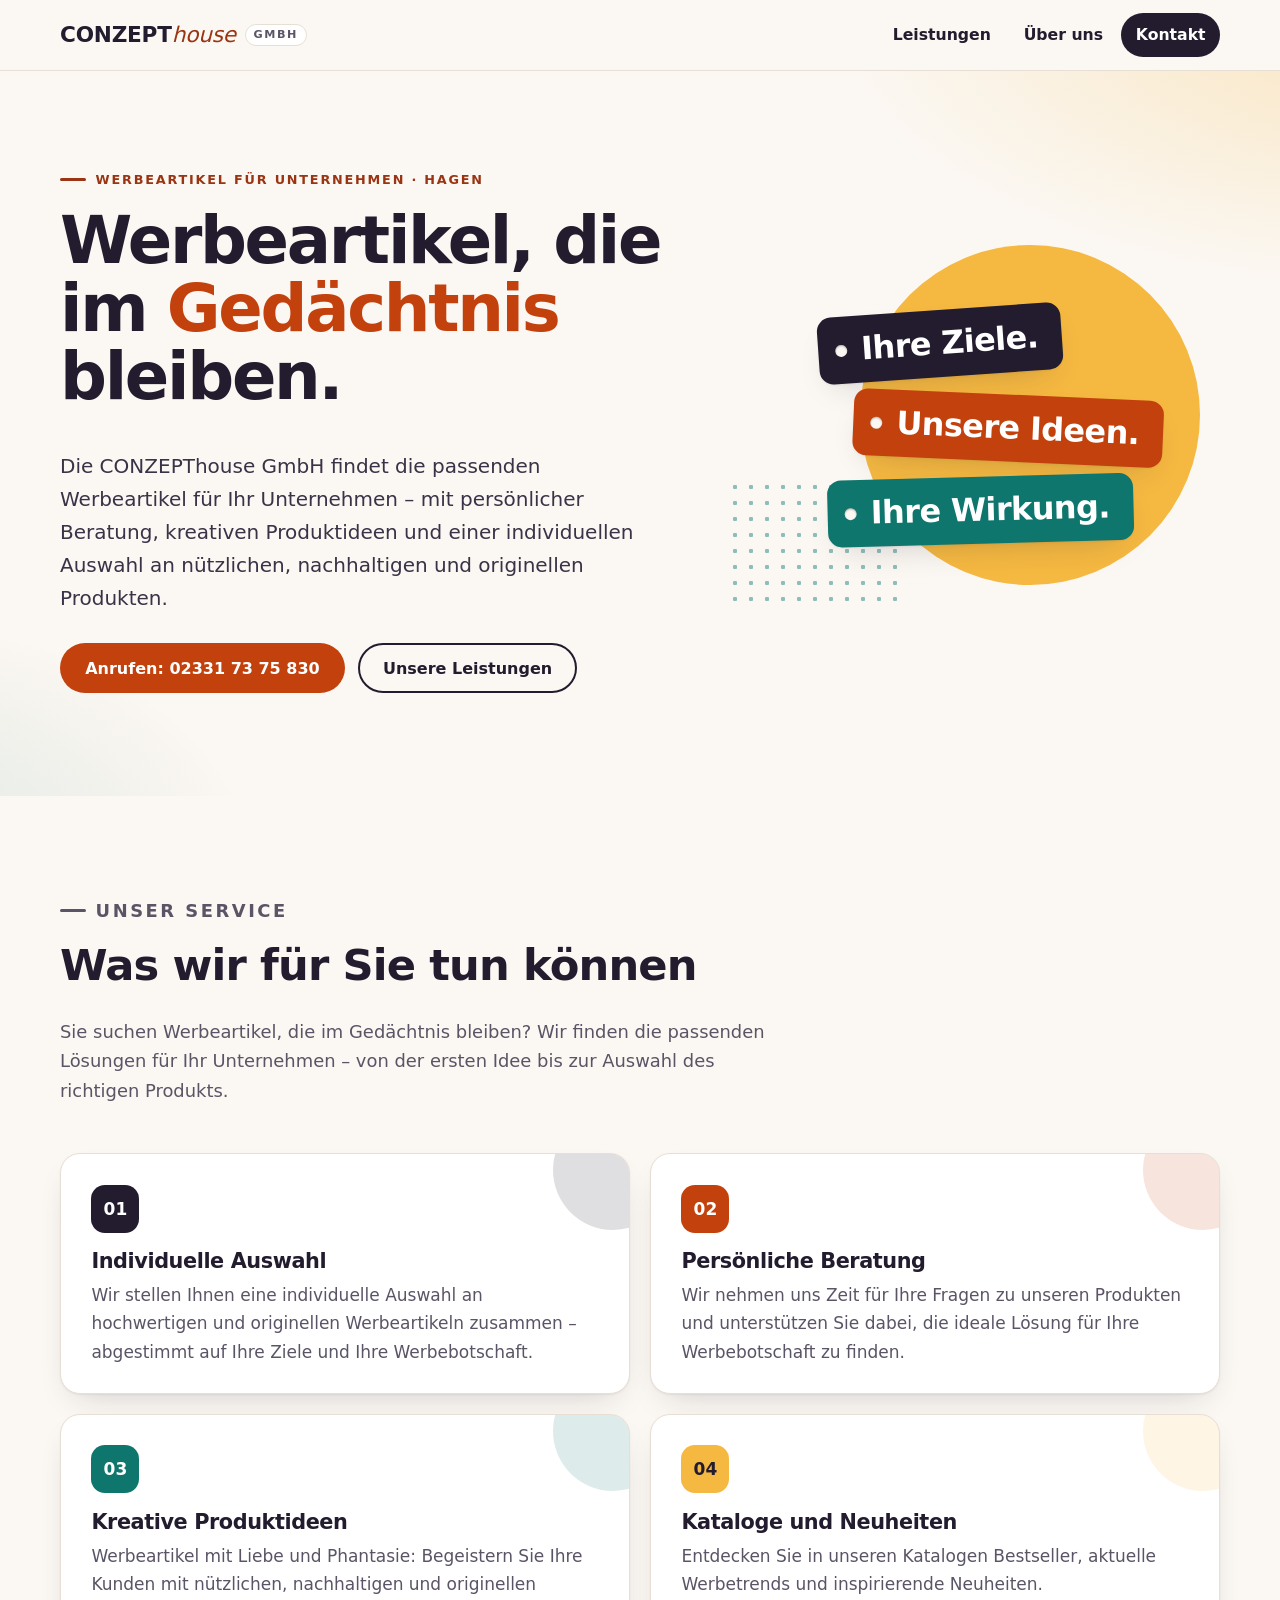
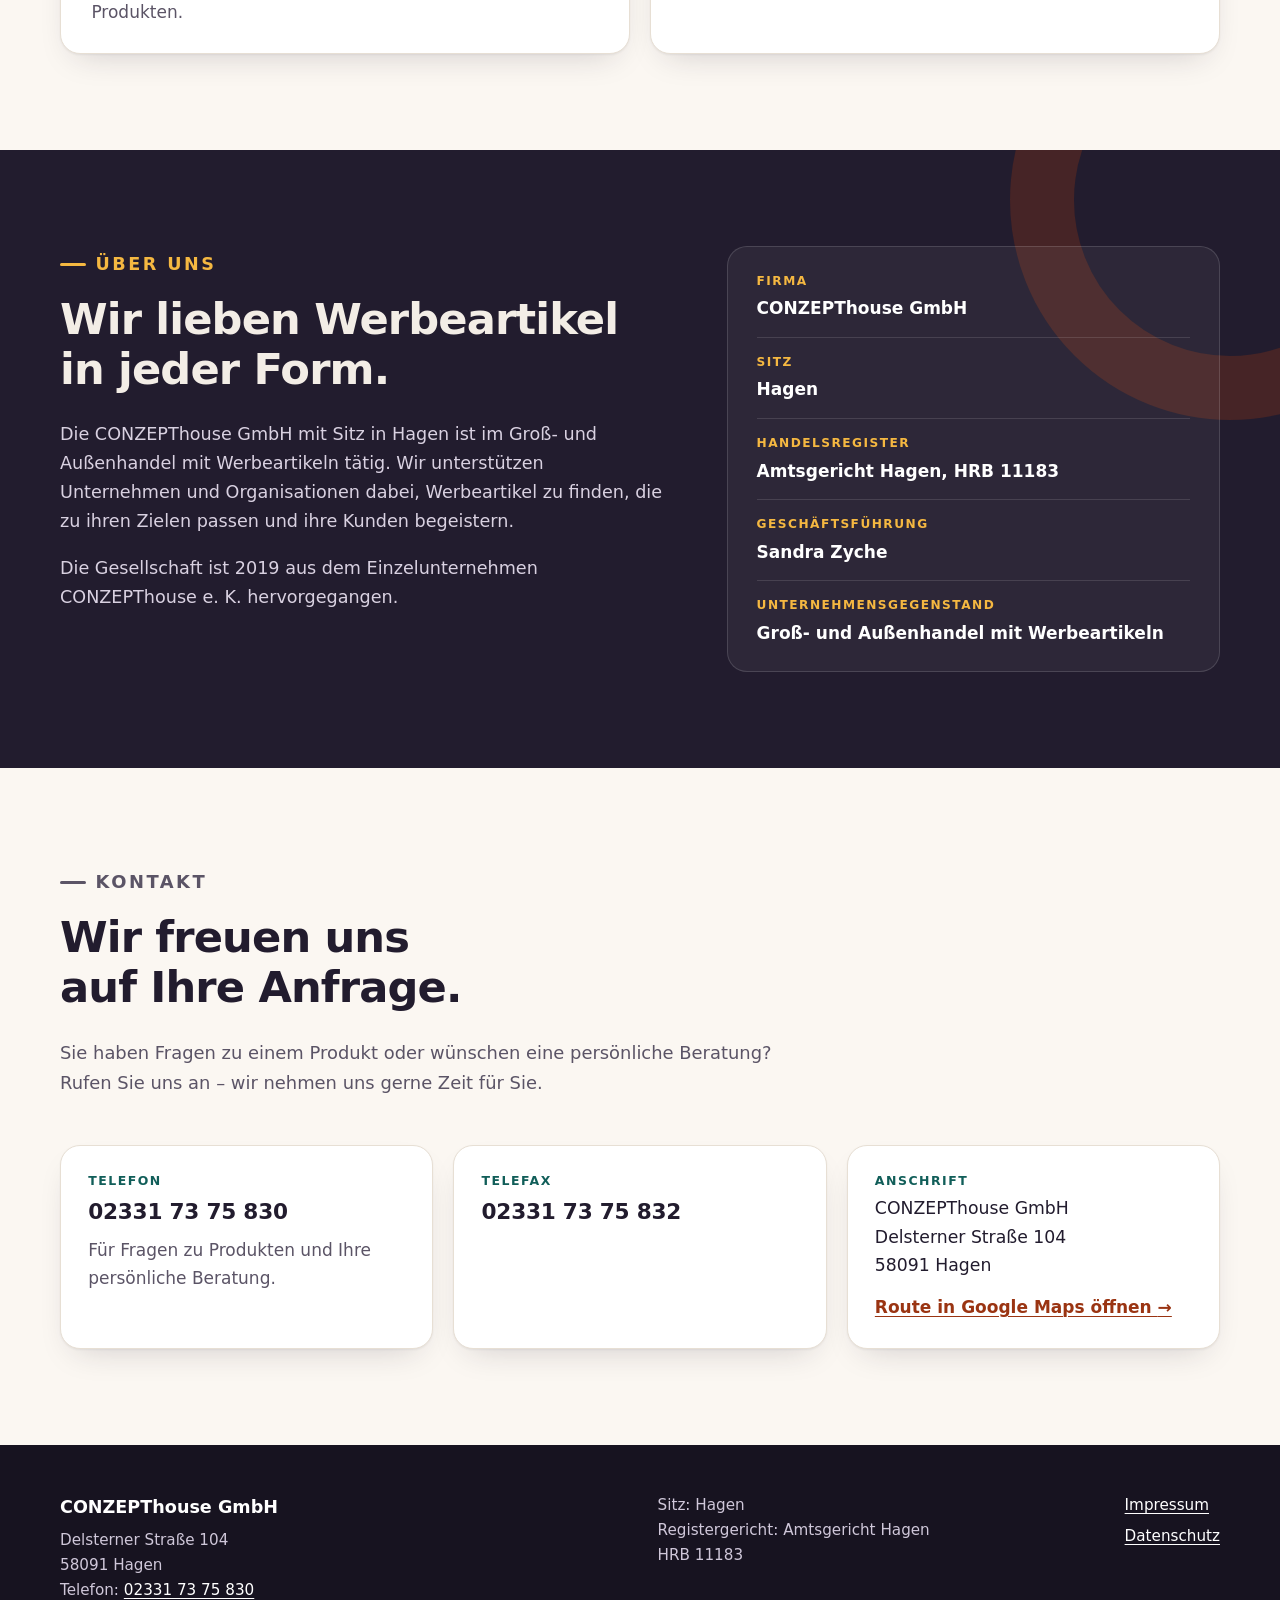
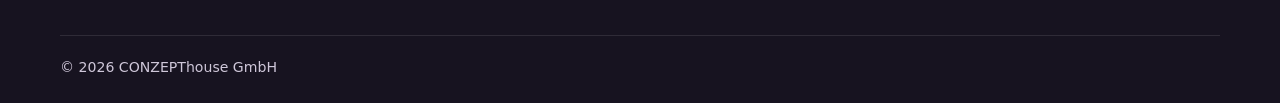
<file: index.html>
<!DOCTYPE html>
<html lang="de-DE">
<head>
  <meta charset="utf-8">
  <meta name="viewport" content="width=device-width, initial-scale=1">
  <title>CONZEPThouse GmbH – Werbeartikel für Unternehmen | Hagen</title>
  <meta name="description" content="CONZEPThouse GmbH aus Hagen: Groß- und Außenhandel mit Werbeartikeln. Persönliche Beratung, kreative Produktideen und eine individuelle Auswahl für Ihr Unternehmen.">
  <link rel="canonical" href="https://conzepthousegmbh.shop/">
  <meta property="og:type" content="website">
  <meta property="og:locale" content="de_DE">
  <meta property="og:site_name" content="CONZEPThouse GmbH">
  <meta property="og:title" content="CONZEPThouse GmbH – Werbeartikel für Unternehmen">
  <meta property="og:description" content="Ihre Ziele. Unsere Ideen. Ihre Wirkung. Werbeartikel, die im Gedächtnis bleiben – mit persönlicher Beratung aus Hagen.">
  <meta property="og:url" content="https://conzepthousegmbh.shop/">
  <meta name="theme-color" content="#fbf7f2">
  <link rel="stylesheet" href="assets/css/style.css">
  <script src="assets/js/main.js"></script>
  <script type="application/ld+json">
  {
    "@context": "https://schema.org",
    "@type": "Organization",
    "@id": "https://conzepthousegmbh.shop/#organization",
    "name": "CONZEPThouse GmbH",
    "legalName": "CONZEPThouse GmbH",
    "url": "https://conzepthousegmbh.shop/",
    "description": "Groß- und Außenhandel mit Werbeartikeln.",
    "slogan": "Ihre Ziele. Unsere Ideen. Ihre Wirkung.",
    "telephone": "+49 2331 7375830",
    "faxNumber": "+49 2331 7375832",
    "vatID": "DE322128632",
    "identifier": {
      "@type": "PropertyValue",
      "propertyID": "Handelsregister",
      "value": "Amtsgericht Hagen, HRB 11183"
    },
    "address": {
      "@type": "PostalAddress",
      "streetAddress": "Delsterner Straße 104",
      "postalCode": "58091",
      "addressLocality": "Hagen",
      "addressRegion": "Nordrhein-Westfalen",
      "addressCountry": "DE"
    }
  }
  </script>
</head>
<body>
  <a class="skip-link" href="#main">Zum Inhalt springen</a>

  <header class="site-header">
    <div class="container header-inner">
      <a class="brand" href="index.html" aria-label="CONZEPThouse GmbH – zur Startseite">
        <span class="brand-name"><span class="brand-strong">CONZEPT</span><span class="brand-soft">house</span></span>
        <span class="brand-form">GmbH</span>
      </a>
      <button class="nav-toggle" type="button" aria-expanded="false" aria-controls="site-nav">
        <span class="nav-toggle-bar" aria-hidden="true"></span>
        <span class="visually-hidden">Menü</span>
      </button>
      <nav id="site-nav" class="site-nav" aria-label="Hauptnavigation">
        <ul>
          <li><a href="#leistungen">Leistungen</a></li>
          <li><a href="#ueber-uns">Über uns</a></li>
          <li class="nav-cta"><a href="#kontakt">Kontakt</a></li>
        </ul>
      </nav>
    </div>
  </header>

  <main id="main">
    <section class="hero" aria-labelledby="hero-title">
      <div class="container hero-grid">
        <div class="hero-copy">
          <p class="eyebrow">Werbeartikel für Unternehmen · Hagen</p>
          <h1 id="hero-title">Werbeartikel, die im <span class="hl">Gedächtnis</span> bleiben.</h1>
          <p class="lead">Die CONZEPThouse GmbH findet die passenden Werbeartikel für Ihr Unternehmen – mit persönlicher Beratung, kreativen Produktideen und einer individuellen Auswahl an nützlichen, nachhaltigen und originellen Produkten.</p>
          <div class="hero-actions">
            <a class="btn btn-primary" href="tel:+4923317375830">Anrufen: 02331 73 75 830</a>
            <a class="btn btn-ghost" href="#leistungen">Unsere Leistungen</a>
          </div>
        </div>
        <div class="hero-visual">
          <p class="tagline">
            <span class="tag tag-1">Ihre Ziele.</span>
            <span class="tag tag-2">Unsere Ideen.</span>
            <span class="tag tag-3">Ihre Wirkung.</span>
          </p>
        </div>
      </div>
    </section>

    <section id="leistungen" class="section" aria-labelledby="leistungen-title">
      <div class="container">
        <div class="section-head">
          <p class="eyebrow">Unser Service</p>
          <h2 id="leistungen-title">Was wir für Sie tun können</h2>
          <p>Sie suchen Werbeartikel, die im Gedächtnis bleiben? Wir finden die passenden Lösungen für Ihr Unternehmen – von der ersten Idee bis zur Auswahl des richtigen Produkts.</p>
        </div>
        <ul class="cards">
          <li class="card">
            <span class="card-num" aria-hidden="true">01</span>
            <h3>Individuelle Auswahl</h3>
            <p>Wir stellen Ihnen eine individuelle Auswahl an hochwertigen und originellen Werbeartikeln zusammen – abgestimmt auf Ihre Ziele und Ihre Werbebotschaft.</p>
          </li>
          <li class="card">
            <span class="card-num" aria-hidden="true">02</span>
            <h3>Persönliche Beratung</h3>
            <p>Wir nehmen uns Zeit für Ihre Fragen zu unseren Produkten und unterstützen Sie dabei, die ideale Lösung für Ihre Werbebotschaft zu finden.</p>
          </li>
          <li class="card">
            <span class="card-num" aria-hidden="true">03</span>
            <h3>Kreative Produktideen</h3>
            <p>Werbeartikel mit Liebe und Phantasie: Begeistern Sie Ihre Kunden mit nützlichen, nachhaltigen und originellen Produkten.</p>
          </li>
          <li class="card">
            <span class="card-num" aria-hidden="true">04</span>
            <h3>Kataloge und Neuheiten</h3>
            <p>Entdecken Sie in unseren Katalogen Bestseller, aktuelle Werbetrends und inspirierende Neuheiten.</p>
          </li>
        </ul>
      </div>
    </section>

    <section id="ueber-uns" class="section section-dark" aria-labelledby="ueber-uns-title">
      <div class="container about-grid">
        <div>
          <p class="eyebrow">Über uns</p>
          <h2 id="ueber-uns-title">Wir lieben Werbeartikel in jeder Form.</h2>
          <p>Die CONZEPThouse GmbH mit Sitz in Hagen ist im Groß- und Außenhandel mit Werbeartikeln tätig. Wir unterstützen Unternehmen und Organisationen dabei, Werbeartikel zu finden, die zu ihren Zielen passen und ihre Kunden begeistern.</p>
          <p>Die Gesellschaft ist 2019 aus dem Einzelunternehmen CONZEPThouse e.&nbsp;K. hervorgegangen.</p>
        </div>
        <dl class="facts">
          <div>
            <dt>Firma</dt>
            <dd>CONZEPThouse GmbH</dd>
          </div>
          <div>
            <dt>Sitz</dt>
            <dd>Hagen</dd>
          </div>
          <div>
            <dt>Handelsregister</dt>
            <dd>Amtsgericht Hagen, HRB 11183</dd>
          </div>
          <div>
            <dt>Geschäftsführung</dt>
            <dd>Sandra Zyche</dd>
          </div>
          <div>
            <dt>Unternehmensgegenstand</dt>
            <dd>Groß- und Außenhandel mit Werbeartikeln</dd>
          </div>
        </dl>
      </div>
    </section>

    <section id="kontakt" class="section" aria-labelledby="kontakt-title">
      <div class="container">
        <div class="section-head">
          <p class="eyebrow">Kontakt</p>
          <h2 id="kontakt-title">Wir freuen uns auf Ihre Anfrage.</h2>
          <p>Sie haben Fragen zu einem Produkt oder wünschen eine persönliche Beratung? Rufen Sie uns an – wir nehmen uns gerne Zeit für Sie.</p>
        </div>
        <div class="contact-grid">
          <div class="contact-card">
            <h3 class="contact-label">Telefon</h3>
            <a class="contact-value" href="tel:+4923317375830">02331 73 75 830</a>
            <p>Für Fragen zu Produkten und Ihre persönliche Beratung.</p>
          </div>
          <div class="contact-card">
            <h3 class="contact-label">Telefax</h3>
            <p class="contact-value">02331 73 75 832</p>
          </div>
          <div class="contact-card">
            <h3 class="contact-label">Anschrift</h3>
            <address>CONZEPThouse GmbH<br>Delsterner Straße 104<br>58091 Hagen</address>
            <a class="text-link" href="https://www.google.com/maps/search/?api=1&amp;query=Delsterner%20Stra%C3%9Fe%20104%2C%2058091%20Hagen">Route in Google Maps öffnen <span aria-hidden="true">→</span></a>
          </div>
        </div>
      </div>
    </section>
  </main>

  <footer class="site-footer">
    <div class="container footer-inner">
      <div>
        <p class="footer-brand">CONZEPThouse GmbH</p>
        <address>Delsterner Straße 104<br>58091 Hagen<br>Telefon: <a href="tel:+4923317375830">02331 73 75 830</a></address>
      </div>
      <p>Sitz: Hagen<br>Registergericht: Amtsgericht Hagen<br>HRB 11183</p>
      <nav aria-label="Rechtliches">
        <ul class="footer-links">
          <li><a href="impressum.html">Impressum</a></li>
          <li><a href="datenschutz.html">Datenschutz</a></li>
        </ul>
      </nav>
    </div>
    <div class="container footer-bottom">
      <p>© 2026 CONZEPThouse GmbH</p>
    </div>
  </footer>
</body>
</html>
</file>
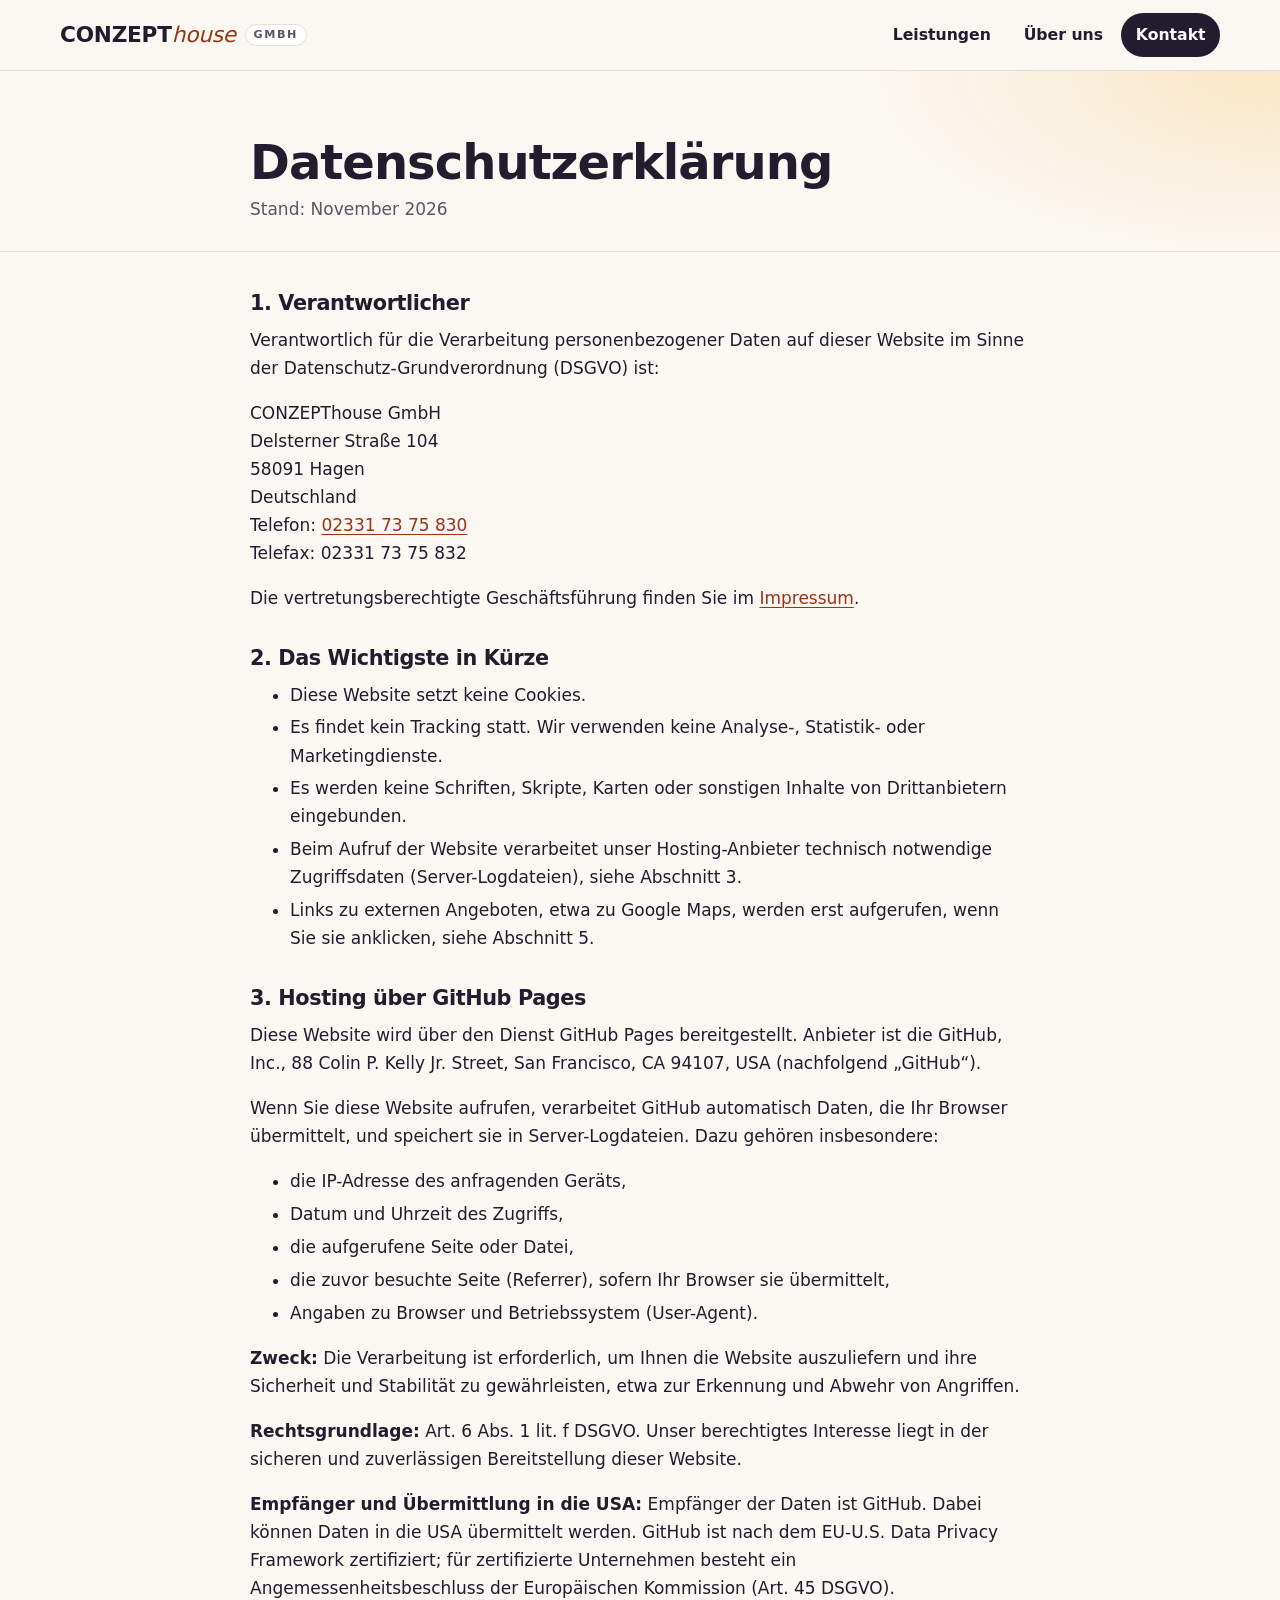
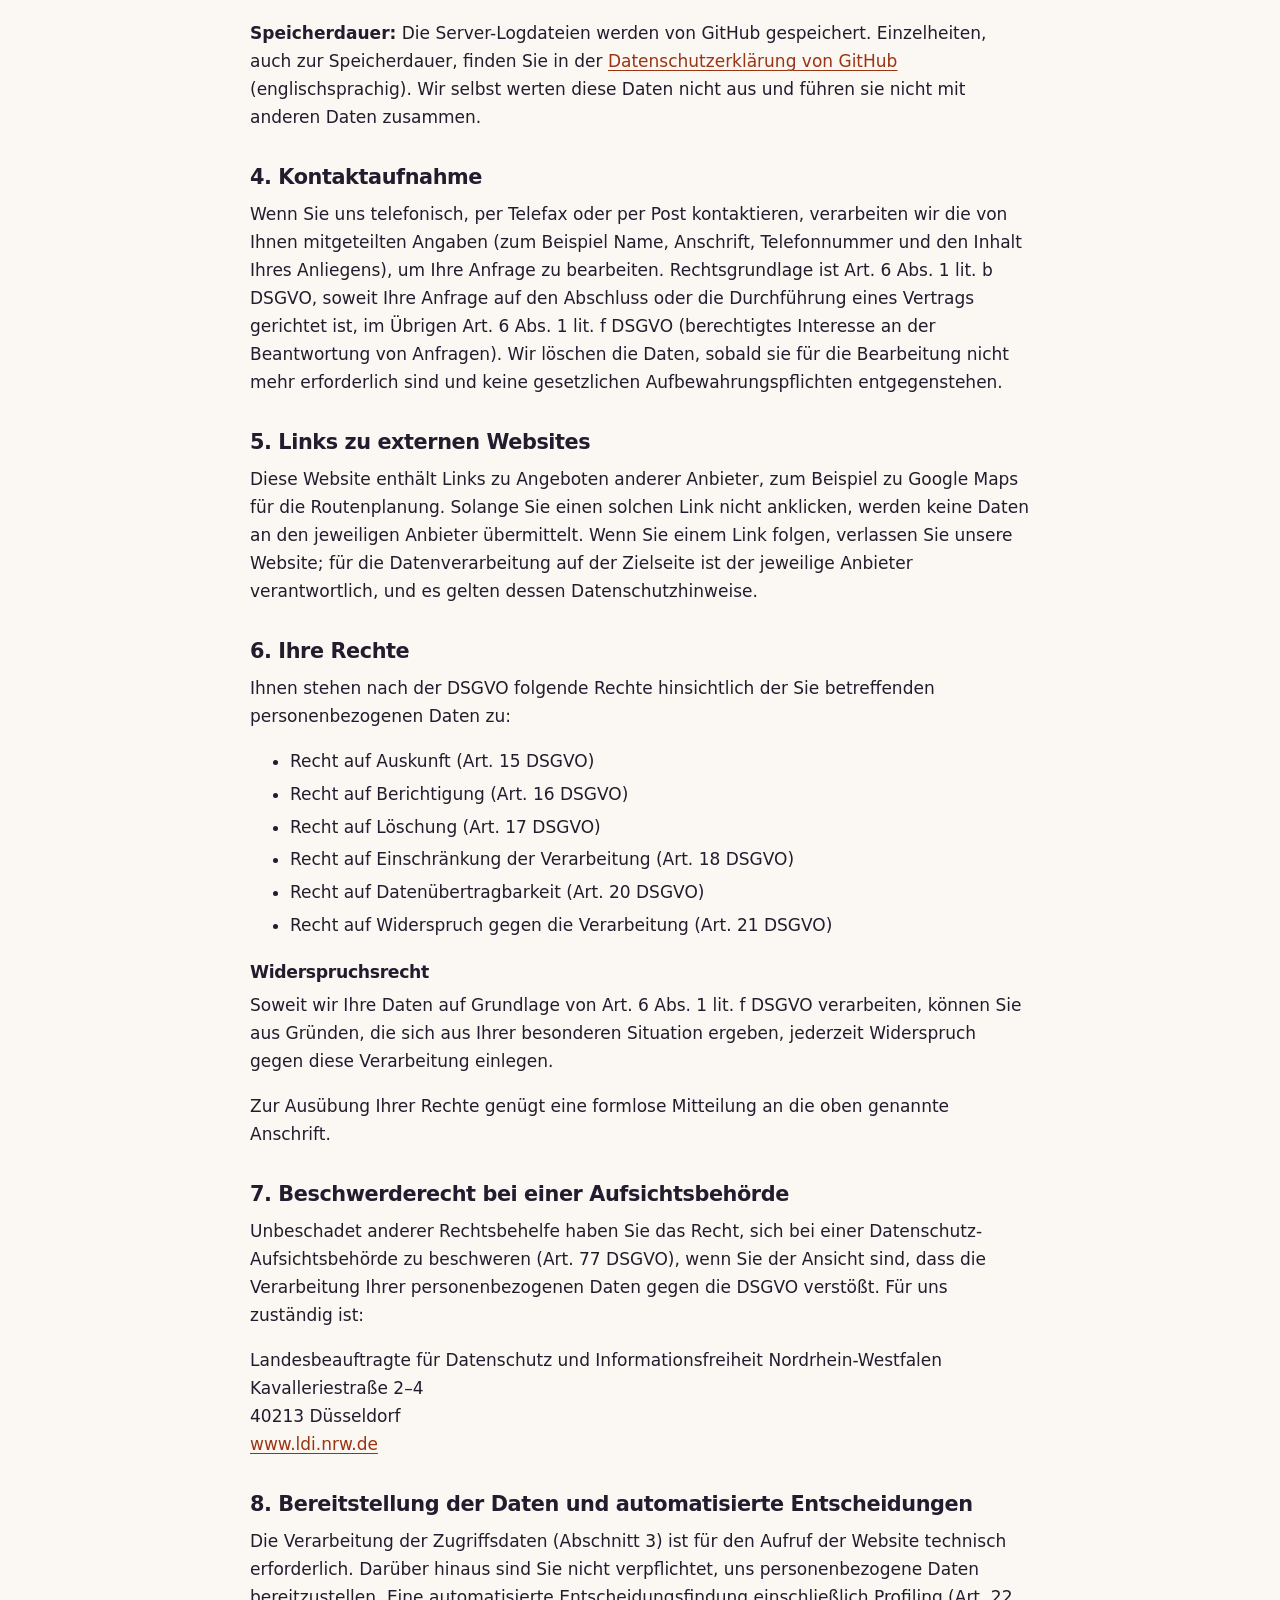
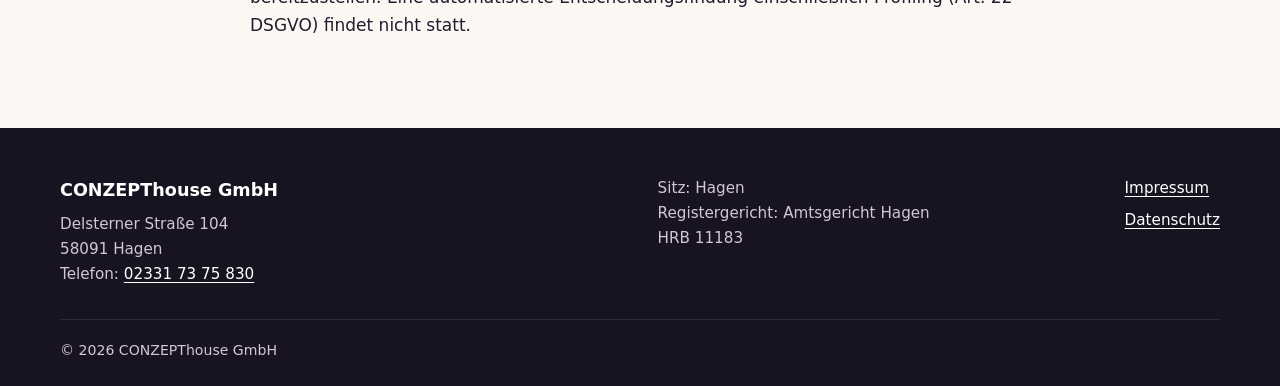
<file: datenschutz.html>
<!DOCTYPE html>
<html lang="de-DE">
<head>
  <meta charset="utf-8">
  <meta name="viewport" content="width=device-width, initial-scale=1">
  <title>Datenschutzerklärung – CONZEPThouse GmbH</title>
  <meta name="description" content="Datenschutzerklärung der CONZEPThouse GmbH: Hosting über GitHub Pages, keine Cookies, kein Tracking, Ihre Rechte nach der DSGVO.">
  <link rel="canonical" href="https://conzepthousegmbh.shop/datenschutz.html">
  <meta property="og:type" content="website">
  <meta property="og:locale" content="de_DE">
  <meta property="og:site_name" content="CONZEPThouse GmbH">
  <meta property="og:title" content="Datenschutzerklärung – CONZEPThouse GmbH">
  <meta property="og:description" content="Informationen zur Verarbeitung personenbezogener Daten auf dieser Website gemäß DSGVO.">
  <meta property="og:url" content="https://conzepthousegmbh.shop/datenschutz.html">
  <meta name="theme-color" content="#fbf7f2">
  <link rel="stylesheet" href="assets/css/style.css">
  <script src="assets/js/main.js"></script>
</head>
<body>
  <a class="skip-link" href="#main">Zum Inhalt springen</a>

  <header class="site-header">
    <div class="container header-inner">
      <a class="brand" href="index.html" aria-label="CONZEPThouse GmbH – zur Startseite">
        <span class="brand-name"><span class="brand-strong">CONZEPT</span><span class="brand-soft">house</span></span>
        <span class="brand-form">GmbH</span>
      </a>
      <button class="nav-toggle" type="button" aria-expanded="false" aria-controls="site-nav">
        <span class="nav-toggle-bar" aria-hidden="true"></span>
        <span class="visually-hidden">Menü</span>
      </button>
      <nav id="site-nav" class="site-nav" aria-label="Hauptnavigation">
        <ul>
          <li><a href="index.html#leistungen">Leistungen</a></li>
          <li><a href="index.html#ueber-uns">Über uns</a></li>
          <li class="nav-cta"><a href="index.html#kontakt">Kontakt</a></li>
        </ul>
      </nav>
    </div>
  </header>

  <main id="main">
    <div class="page-head">
      <div class="container narrow">
        <h1>Datenschutzerklärung</h1>
        <p>Stand: November 2026</p>
      </div>
    </div>

    <div class="legal">
      <div class="container narrow">
        <h2>1. Verantwortlicher</h2>
        <p>Verantwortlich für die Verarbeitung personenbezogener Daten auf dieser Website im Sinne der Datenschutz-Grundverordnung (DSGVO) ist:</p>
        <address>
          CONZEPThouse GmbH<br>
          Delsterner Straße 104<br>
          58091 Hagen<br>
          Deutschland<br>
          Telefon: <a href="tel:+4923317375830">02331 73 75 830</a><br>
          Telefax: 02331 73 75 832
        </address>
        <p>Die vertretungsberechtigte Geschäftsführung finden Sie im <a href="impressum.html">Impressum</a>.</p>

        <h2>2. Das Wichtigste in Kürze</h2>
        <ul>
          <li>Diese Website setzt keine Cookies.</li>
          <li>Es findet kein Tracking statt. Wir verwenden keine Analyse-, Statistik- oder Marketingdienste.</li>
          <li>Es werden keine Schriften, Skripte, Karten oder sonstigen Inhalte von Drittanbietern eingebunden.</li>
          <li>Beim Aufruf der Website verarbeitet unser Hosting-Anbieter technisch notwendige Zugriffsdaten (Server-Logdateien), siehe Abschnitt 3.</li>
          <li>Links zu externen Angeboten, etwa zu Google Maps, werden erst aufgerufen, wenn Sie sie anklicken, siehe Abschnitt 5.</li>
        </ul>

        <h2>3. Hosting über GitHub Pages</h2>
        <p>Diese Website wird über den Dienst GitHub Pages bereitgestellt. Anbieter ist die GitHub, Inc., 88 Colin P. Kelly Jr. Street, San Francisco, CA 94107, USA (nachfolgend „GitHub“).</p>
        <p>Wenn Sie diese Website aufrufen, verarbeitet GitHub automatisch Daten, die Ihr Browser übermittelt, und speichert sie in Server-Logdateien. Dazu gehören insbesondere:</p>
        <ul>
          <li>die IP-Adresse des anfragenden Geräts,</li>
          <li>Datum und Uhrzeit des Zugriffs,</li>
          <li>die aufgerufene Seite oder Datei,</li>
          <li>die zuvor besuchte Seite (Referrer), sofern Ihr Browser sie übermittelt,</li>
          <li>Angaben zu Browser und Betriebssystem (User-Agent).</li>
        </ul>
        <p><strong>Zweck:</strong> Die Verarbeitung ist erforderlich, um Ihnen die Website auszuliefern und ihre Sicherheit und Stabilität zu gewährleisten, etwa zur Erkennung und Abwehr von Angriffen.</p>
        <p><strong>Rechtsgrundlage:</strong> Art. 6 Abs. 1 lit. f DSGVO. Unser berechtigtes Interesse liegt in der sicheren und zuverlässigen Bereitstellung dieser Website.</p>
        <p><strong>Empfänger und Übermittlung in die USA:</strong> Empfänger der Daten ist GitHub. Dabei können Daten in die USA übermittelt werden. GitHub ist nach dem EU-U.S. Data Privacy Framework zertifiziert; für zertifizierte Unternehmen besteht ein Angemessenheitsbeschluss der Europäischen Kommission (Art. 45 DSGVO).</p>
        <p><strong>Speicherdauer:</strong> Die Server-Logdateien werden von GitHub gespeichert. Einzelheiten, auch zur Speicherdauer, finden Sie in der <a href="https://docs.github.com/en/site-policy/privacy-policies/github-general-privacy-statement" rel="noopener">Datenschutzerklärung von GitHub</a> (englischsprachig). Wir selbst werten diese Daten nicht aus und führen sie nicht mit anderen Daten zusammen.</p>

        <h2>4. Kontaktaufnahme</h2>
        <p>Wenn Sie uns telefonisch, per Telefax oder per Post kontaktieren, verarbeiten wir die von Ihnen mitgeteilten Angaben (zum Beispiel Name, Anschrift, Telefonnummer und den Inhalt Ihres Anliegens), um Ihre Anfrage zu bearbeiten. Rechtsgrundlage ist Art. 6 Abs. 1 lit. b DSGVO, soweit Ihre Anfrage auf den Abschluss oder die Durchführung eines Vertrags gerichtet ist, im Übrigen Art. 6 Abs. 1 lit. f DSGVO (berechtigtes Interesse an der Beantwortung von Anfragen). Wir löschen die Daten, sobald sie für die Bearbeitung nicht mehr erforderlich sind und keine gesetzlichen Aufbewahrungspflichten entgegenstehen.</p>

        <h2>5. Links zu externen Websites</h2>
        <p>Diese Website enthält Links zu Angeboten anderer Anbieter, zum Beispiel zu Google Maps für die Routenplanung. Solange Sie einen solchen Link nicht anklicken, werden keine Daten an den jeweiligen Anbieter übermittelt. Wenn Sie einem Link folgen, verlassen Sie unsere Website; für die Datenverarbeitung auf der Zielseite ist der jeweilige Anbieter verantwortlich, und es gelten dessen Datenschutzhinweise.</p>

        <h2>6. Ihre Rechte</h2>
        <p>Ihnen stehen nach der DSGVO folgende Rechte hinsichtlich der Sie betreffenden personenbezogenen Daten zu:</p>
        <ul>
          <li>Recht auf Auskunft (Art. 15 DSGVO)</li>
          <li>Recht auf Berichtigung (Art. 16 DSGVO)</li>
          <li>Recht auf Löschung (Art. 17 DSGVO)</li>
          <li>Recht auf Einschränkung der Verarbeitung (Art. 18 DSGVO)</li>
          <li>Recht auf Datenübertragbarkeit (Art. 20 DSGVO)</li>
          <li>Recht auf Widerspruch gegen die Verarbeitung (Art. 21 DSGVO)</li>
        </ul>
        <h3>Widerspruchsrecht</h3>
        <p>Soweit wir Ihre Daten auf Grundlage von Art. 6 Abs. 1 lit. f DSGVO verarbeiten, können Sie aus Gründen, die sich aus Ihrer besonderen Situation ergeben, jederzeit Widerspruch gegen diese Verarbeitung einlegen.</p>
        <p>Zur Ausübung Ihrer Rechte genügt eine formlose Mitteilung an die oben genannte Anschrift.</p>

        <h2>7. Beschwerderecht bei einer Aufsichtsbehörde</h2>
        <p>Unbeschadet anderer Rechtsbehelfe haben Sie das Recht, sich bei einer Datenschutz-Aufsichtsbehörde zu beschweren (Art. 77 DSGVO), wenn Sie der Ansicht sind, dass die Verarbeitung Ihrer personenbezogenen Daten gegen die DSGVO verstößt. Für uns zuständig ist:</p>
        <address>
          Landesbeauftragte für Datenschutz und Informationsfreiheit Nordrhein-Westfalen<br>
          Kavalleriestraße 2–4<br>
          40213 Düsseldorf<br>
          <a href="https://www.ldi.nrw.de" rel="noopener">www.ldi.nrw.de</a>
        </address>

        <h2>8. Bereitstellung der Daten und automatisierte Entscheidungen</h2>
        <p>Die Verarbeitung der Zugriffsdaten (Abschnitt 3) ist für den Aufruf der Website technisch erforderlich. Darüber hinaus sind Sie nicht verpflichtet, uns personenbezogene Daten bereitzustellen. Eine automatisierte Entscheidungsfindung einschließlich Profiling (Art. 22 DSGVO) findet nicht statt.</p>
      </div>
    </div>
  </main>

  <footer class="site-footer">
    <div class="container footer-inner">
      <div>
        <p class="footer-brand">CONZEPThouse GmbH</p>
        <address>Delsterner Straße 104<br>58091 Hagen<br>Telefon: <a href="tel:+4923317375830">02331 73 75 830</a></address>
      </div>
      <p>Sitz: Hagen<br>Registergericht: Amtsgericht Hagen<br>HRB 11183</p>
      <nav aria-label="Rechtliches">
        <ul class="footer-links">
          <li><a href="impressum.html">Impressum</a></li>
          <li><a href="datenschutz.html" aria-current="page">Datenschutz</a></li>
        </ul>
      </nav>
    </div>
    <div class="container footer-bottom">
      <p>© 2026 CONZEPThouse GmbH</p>
    </div>
  </footer>
</body>
</html>
</file>
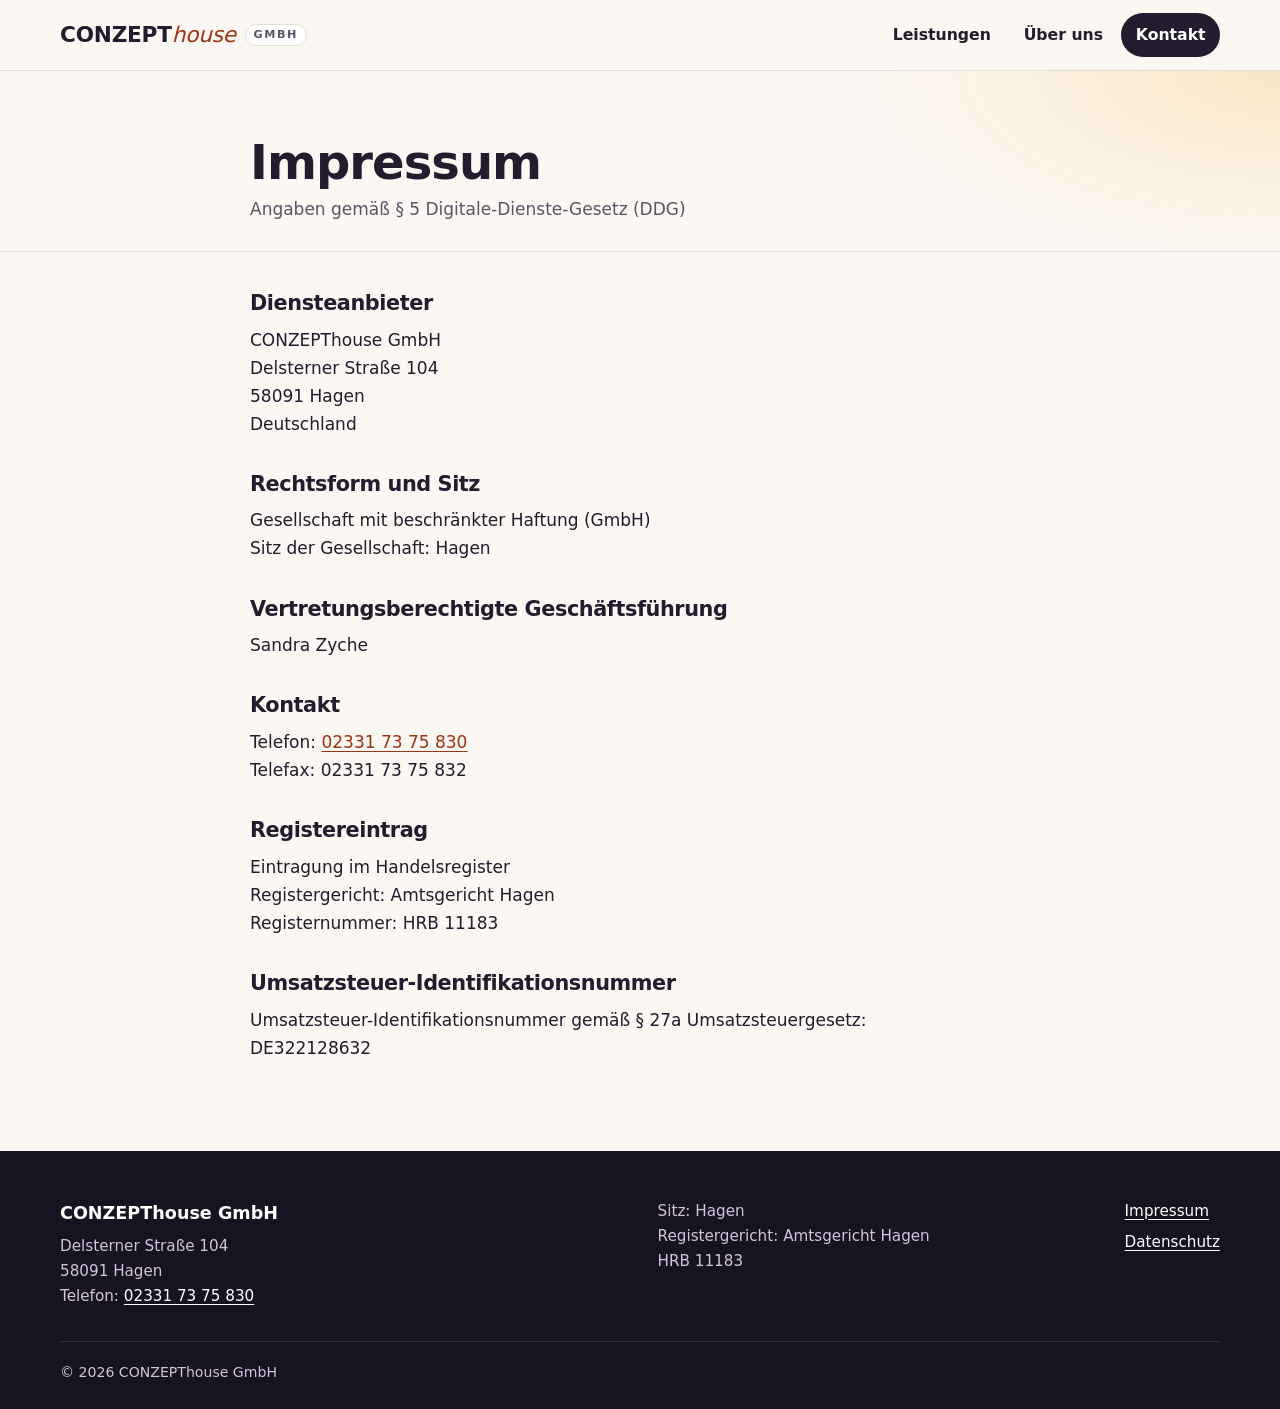
<file: impressum.html>
<!DOCTYPE html>
<html lang="de-DE">
<head>
  <meta charset="utf-8">
  <meta name="viewport" content="width=device-width, initial-scale=1">
  <title>Impressum – CONZEPThouse GmbH</title>
  <meta name="description" content="Impressum der CONZEPThouse GmbH, Delsterner Straße 104, 58091 Hagen. Angaben gemäß § 5 DDG.">
  <link rel="canonical" href="https://conzepthousegmbh.shop/impressum.html">
  <meta property="og:type" content="website">
  <meta property="og:locale" content="de_DE">
  <meta property="og:site_name" content="CONZEPThouse GmbH">
  <meta property="og:title" content="Impressum – CONZEPThouse GmbH">
  <meta property="og:description" content="Angaben gemäß § 5 DDG zur CONZEPThouse GmbH, Hagen.">
  <meta property="og:url" content="https://conzepthousegmbh.shop/impressum.html">
  <meta name="theme-color" content="#fbf7f2">
  <link rel="stylesheet" href="assets/css/style.css">
  <script src="assets/js/main.js"></script>
</head>
<body>
  <a class="skip-link" href="#main">Zum Inhalt springen</a>

  <header class="site-header">
    <div class="container header-inner">
      <a class="brand" href="index.html" aria-label="CONZEPThouse GmbH – zur Startseite">
        <span class="brand-name"><span class="brand-strong">CONZEPT</span><span class="brand-soft">house</span></span>
        <span class="brand-form">GmbH</span>
      </a>
      <button class="nav-toggle" type="button" aria-expanded="false" aria-controls="site-nav">
        <span class="nav-toggle-bar" aria-hidden="true"></span>
        <span class="visually-hidden">Menü</span>
      </button>
      <nav id="site-nav" class="site-nav" aria-label="Hauptnavigation">
        <ul>
          <li><a href="index.html#leistungen">Leistungen</a></li>
          <li><a href="index.html#ueber-uns">Über uns</a></li>
          <li class="nav-cta"><a href="index.html#kontakt">Kontakt</a></li>
        </ul>
      </nav>
    </div>
  </header>

  <main id="main">
    <div class="page-head">
      <div class="container narrow">
        <h1>Impressum</h1>
        <p>Angaben gemäß § 5 Digitale-Dienste-Gesetz (DDG)</p>
      </div>
    </div>

    <div class="legal">
      <div class="container narrow">
        <h2>Diensteanbieter</h2>
        <address>
          CONZEPThouse GmbH<br>
          Delsterner Straße 104<br>
          58091 Hagen<br>
          Deutschland
        </address>

        <h2>Rechtsform und Sitz</h2>
        <p>Gesellschaft mit beschränkter Haftung (GmbH)<br>Sitz der Gesellschaft: Hagen</p>

        <h2>Vertretungsberechtigte Geschäftsführung</h2>
        <p>Sandra Zyche</p>

        <h2>Kontakt</h2>
        <p>Telefon: <a href="tel:+4923317375830">02331 73 75 830</a><br>Telefax: 02331 73 75 832</p>

        <h2>Registereintrag</h2>
        <p>Eintragung im Handelsregister<br>Registergericht: Amtsgericht Hagen<br>Registernummer: HRB 11183</p>

        <h2>Umsatzsteuer-Identifikationsnummer</h2>
        <p>Umsatzsteuer-Identifikationsnummer gemäß § 27a Umsatzsteuergesetz:<br>DE322128632</p>
      </div>
    </div>
  </main>

  <footer class="site-footer">
    <div class="container footer-inner">
      <div>
        <p class="footer-brand">CONZEPThouse GmbH</p>
        <address>Delsterner Straße 104<br>58091 Hagen<br>Telefon: <a href="tel:+4923317375830">02331 73 75 830</a></address>
      </div>
      <p>Sitz: Hagen<br>Registergericht: Amtsgericht Hagen<br>HRB 11183</p>
      <nav aria-label="Rechtliches">
        <ul class="footer-links">
          <li><a href="impressum.html" aria-current="page">Impressum</a></li>
          <li><a href="datenschutz.html">Datenschutz</a></li>
        </ul>
      </nav>
    </div>
    <div class="container footer-bottom">
      <p>© 2026 CONZEPThouse GmbH</p>
    </div>
  </footer>
</body>
</html>
</file>
<file: assets/css/style.css>
/* CONZEPThouse GmbH – Stylesheet
   Nur Systemschriften, keine externen Ressourcen. */

:root {
  --bg: #fbf7f2;
  --surface: #ffffff;
  --sand: #f1e8dc;
  --ink: #221c2e;
  --ink-soft: #3a3247;
  --muted: #5b5466;
  --line: #e7dfd4;
  --orange: #c2410c;
  --orange-dark: #9a3412;
  --teal: #0f766e;
  --teal-dark: #115e59;
  --sun: #f5b841;
  --night: #171320;
  --radius: 20px;
  --shadow: 0 1px 2px rgba(34, 28, 46, 0.06), 0 14px 34px -16px rgba(34, 28, 46, 0.22);
  --font: system-ui, -apple-system, "Segoe UI", Roboto, "Helvetica Neue", Arial, "Noto Sans", "Liberation Sans", sans-serif;
  --header-h: 70px;
}

*,
*::before,
*::after {
  box-sizing: border-box;
}

html {
  -webkit-text-size-adjust: 100%;
  text-size-adjust: 100%;
  scroll-behavior: smooth;
  scroll-padding-top: calc(var(--header-h) + 1rem);
}

body {
  margin: 0;
  font-family: var(--font);
  font-size: 1.0625rem;
  line-height: 1.65;
  color: var(--ink);
  background: var(--bg);
}

h1,
h2,
h3 {
  margin: 0 0 0.6em;
  font-weight: 800;
  line-height: 1.15;
  letter-spacing: -0.02em;
  text-wrap: balance;
}

p,
address,
ul,
dl {
  margin: 0 0 1em;
}

address {
  font-style: normal;
}

a {
  color: var(--orange-dark);
  text-decoration-thickness: 1px;
  text-underline-offset: 3px;
}

a:hover {
  color: var(--orange);
}

:focus-visible {
  outline: 3px solid var(--teal);
  outline-offset: 3px;
  border-radius: 4px;
}

.container {
  width: min(100% - 2.5rem, 1160px);
  margin-inline: auto;
}

.container.narrow {
  width: min(100% - 2.5rem, 780px);
}

.visually-hidden {
  position: absolute !important;
  width: 1px;
  height: 1px;
  padding: 0;
  margin: -1px;
  overflow: hidden;
  clip: rect(0 0 0 0);
  white-space: nowrap;
  border: 0;
}

.skip-link {
  position: absolute;
  left: 1rem;
  top: -100px;
  z-index: 100;
  padding: 0.75rem 1.1rem;
  border-radius: 10px;
  background: var(--ink);
  color: #fff;
  font-weight: 700;
  text-decoration: none;
}

.skip-link:focus {
  top: 1rem;
  color: #fff;
}

/* ---------- Header ---------- */

.site-header {
  position: sticky;
  top: 0;
  z-index: 50;
  background: rgba(251, 247, 242, 0.94);
  -webkit-backdrop-filter: saturate(1.4) blur(10px);
  backdrop-filter: saturate(1.4) blur(10px);
  border-bottom: 1px solid var(--line);
}

.header-inner {
  display: flex;
  align-items: center;
  justify-content: space-between;
  gap: 1rem;
  min-height: var(--header-h);
}

.brand {
  display: inline-flex;
  align-items: center;
  gap: 0.55rem;
  color: var(--ink);
  text-decoration: none;
  line-height: 1;
}

.brand:hover {
  color: var(--ink);
}

.brand-name {
  font-size: 1.35rem;
  letter-spacing: -0.01em;
}

.brand-strong {
  font-weight: 900;
}

.brand-soft {
  font-weight: 500;
  font-style: italic;
  color: var(--orange-dark);
}

.brand-form {
  padding: 0.3rem 0.5rem;
  border: 1px solid var(--line);
  border-radius: 999px;
  background: var(--surface);
  color: var(--muted);
  font-size: 0.7rem;
  font-weight: 700;
  letter-spacing: 0.14em;
  text-transform: uppercase;
}

.site-nav ul {
  display: flex;
  align-items: center;
  gap: 0.25rem;
  margin: 0;
  padding: 0;
  list-style: none;
}

.site-nav a {
  display: block;
  padding: 0.55rem 0.9rem;
  border-radius: 999px;
  color: var(--ink);
  font-weight: 600;
  font-size: 0.98rem;
  text-decoration: none;
}

.site-nav a:hover {
  background: var(--sand);
  color: var(--ink);
}

.site-nav .nav-cta a {
  background: var(--ink);
  color: #fff;
}

.site-nav .nav-cta a:hover {
  background: var(--orange-dark);
  color: #fff;
}

.nav-toggle {
  display: none;
  align-items: center;
  justify-content: center;
  width: 46px;
  height: 46px;
  padding: 0;
  border: 1px solid var(--line);
  border-radius: 12px;
  background: var(--surface);
  color: var(--ink);
  cursor: pointer;
}

.nav-toggle-bar,
.nav-toggle-bar::before,
.nav-toggle-bar::after {
  display: block;
  width: 20px;
  height: 2px;
  border-radius: 2px;
  background: currentColor;
  transition: transform 0.2s ease, background-color 0.2s ease;
}

.nav-toggle-bar {
  position: relative;
}

.nav-toggle-bar::before,
.nav-toggle-bar::after {
  content: "";
  position: absolute;
  left: 0;
}

.nav-toggle-bar::before {
  top: -6px;
}

.nav-toggle-bar::after {
  top: 6px;
}

.nav-toggle[aria-expanded="true"] .nav-toggle-bar {
  background: transparent;
}

.nav-toggle[aria-expanded="true"] .nav-toggle-bar::before {
  transform: translateY(6px) rotate(45deg);
}

.nav-toggle[aria-expanded="true"] .nav-toggle-bar::after {
  transform: translateY(-6px) rotate(-45deg);
}

/* ---------- Buttons ---------- */

.btn {
  display: inline-flex;
  align-items: center;
  justify-content: center;
  min-height: 50px;
  padding: 0.8rem 1.45rem;
  border: 2px solid transparent;
  border-radius: 999px;
  font-size: 1rem;
  font-weight: 700;
  line-height: 1.2;
  text-align: center;
  text-decoration: none;
  transition: background-color 0.2s ease, color 0.2s ease, border-color 0.2s ease, transform 0.2s ease;
}

.btn:hover {
  transform: translateY(-1px);
}

.btn-primary {
  background: var(--orange);
  color: #fff;
}

.btn-primary:hover {
  background: var(--orange-dark);
  color: #fff;
}

.btn-ghost {
  border-color: var(--ink);
  background: transparent;
  color: var(--ink);
}

.btn-ghost:hover {
  background: var(--ink);
  color: #fff;
}

/* ---------- Hero ---------- */

.eyebrow {
  display: inline-flex;
  align-items: center;
  gap: 0.6rem;
  margin-bottom: 1rem;
  color: var(--orange-dark);
  font-size: 0.8rem;
  font-weight: 800;
  letter-spacing: 0.14em;
  text-transform: uppercase;
}

.eyebrow::before {
  content: "";
  width: 26px;
  height: 3px;
  border-radius: 3px;
  background: currentColor;
}

.hero {
  position: relative;
  overflow: hidden;
  padding: clamp(3rem, 7vw, 6rem) 0 clamp(3.5rem, 8vw, 6.5rem);
  background:
    radial-gradient(60rem 30rem at 110% -10%, rgba(245, 184, 65, 0.3), transparent 60%),
    radial-gradient(40rem 26rem at -10% 110%, rgba(15, 118, 110, 0.12), transparent 60%),
    var(--bg);
}

.hero-grid {
  display: grid;
  grid-template-columns: 1.1fr 0.9fr;
  gap: clamp(2.5rem, 5vw, 4rem);
  align-items: center;
}

.hero h1 {
  max-width: 14ch;
  font-size: clamp(2.3rem, 5.4vw, 4.1rem);
  line-height: 1.04;
  letter-spacing: -0.035em;
}

.hero h1 .hl {
  color: var(--orange);
}

.lead {
  max-width: 40rem;
  color: var(--ink-soft);
  font-size: clamp(1.08rem, 1.6vw, 1.25rem);
}

.hero-actions {
  display: flex;
  flex-wrap: wrap;
  gap: 0.8rem;
  margin-top: 1.8rem;
}

.hero-visual {
  position: relative;
  display: grid;
  place-items: center;
  min-height: 380px;
}

.hero-visual::before {
  content: "";
  position: absolute;
  top: 2%;
  right: 4%;
  width: min(78%, 340px);
  aspect-ratio: 1;
  border-radius: 50%;
  background: var(--sun);
}

.hero-visual::after {
  content: "";
  position: absolute;
  left: 0;
  bottom: 2%;
  width: 170px;
  height: 130px;
  background-image: radial-gradient(var(--teal) 2px, transparent 2.5px);
  background-size: 16px 16px;
  opacity: 0.45;
}

.tagline {
  position: relative;
  z-index: 1;
  display: flex;
  flex-direction: column;
  align-items: flex-start;
  gap: 1rem;
  margin: 0;
}

.tag {
  position: relative;
  padding: 0.9rem 1.5rem 0.9rem 2.7rem;
  border-radius: 14px;
  color: #fff;
  font-size: clamp(1.4rem, 2.6vw, 2rem);
  font-weight: 800;
  letter-spacing: -0.02em;
  line-height: 1.2;
  box-shadow: var(--shadow);
}

.tag::before {
  content: "";
  position: absolute;
  left: 1.05rem;
  top: 50%;
  width: 12px;
  height: 12px;
  margin-top: -6px;
  border-radius: 50%;
  background: var(--bg);
  box-shadow: inset 0 1px 2px rgba(0, 0, 0, 0.3);
}

.tag-1 {
  background: var(--ink);
  transform: rotate(-4deg);
}

.tag-2 {
  background: var(--orange);
  transform: rotate(2.5deg) translateX(2.2rem);
}

.tag-3 {
  background: var(--teal);
  transform: rotate(-1.5deg) translateX(0.6rem);
}

/* ---------- Sections ---------- */

.section {
  padding: clamp(3.5rem, 8vw, 6rem) 0;
}

.section-head {
  max-width: 46rem;
  margin-bottom: clamp(2rem, 4vw, 3rem);
}

.section-head h2 {
  font-size: clamp(1.9rem, 3.6vw, 2.7rem);
}

.section-head p {
  color: var(--muted);
  font-size: 1.12rem;
}

/* Leistungen */

.cards {
  display: grid;
  grid-template-columns: repeat(2, minmax(0, 1fr));
  gap: 1.25rem;
  margin: 0;
  padding: 0;
  list-style: none;
}

.card {
  position: relative;
  overflow: hidden;
  padding: 1.9rem 1.9rem 1.7rem;
  border: 1px solid var(--line);
  border-radius: var(--radius);
  background: var(--surface);
  box-shadow: var(--shadow);
  transition: transform 0.2s ease;
}

.card:hover {
  transform: translateY(-3px);
}

.card::after {
  content: "";
  position: absolute;
  top: -44px;
  right: -44px;
  width: 120px;
  height: 120px;
  border-radius: 50%;
  background: var(--accent);
  opacity: 0.14;
}

.card:nth-child(1) {
  --accent: var(--ink);
  --accent-text: #fff;
}

.card:nth-child(2) {
  --accent: var(--orange);
  --accent-text: #fff;
}

.card:nth-child(3) {
  --accent: var(--teal);
  --accent-text: #fff;
}

.card:nth-child(4) {
  --accent: var(--sun);
  --accent-text: var(--ink);
}

.card-num {
  display: inline-grid;
  place-items: center;
  width: 48px;
  height: 48px;
  margin-bottom: 1.1rem;
  border-radius: 14px;
  background: var(--accent);
  color: var(--accent-text);
  font-weight: 800;
}

.card h3 {
  margin-bottom: 0.45rem;
  font-size: 1.3rem;
}

.card p {
  margin: 0;
  color: var(--muted);
}

/* Über uns */

.section-dark {
  position: relative;
  overflow: hidden;
  background: var(--ink);
  color: #f3ede6;
}

.section-dark::before {
  content: "";
  position: absolute;
  top: -170px;
  right: -170px;
  width: 440px;
  height: 440px;
  border: 64px solid rgba(194, 65, 12, 0.22);
  border-radius: 50%;
}

.section-dark .eyebrow {
  color: var(--sun);
}

.section-dark p {
  color: #d9d1e1;
}

.section-dark :focus-visible {
  outline-color: var(--sun);
}

.about-grid {
  position: relative;
  z-index: 1;
  display: grid;
  grid-template-columns: 1.1fr 0.9fr;
  gap: clamp(2rem, 5vw, 4rem);
  align-items: start;
}

.about-grid h2 {
  font-size: clamp(1.9rem, 3.6vw, 2.7rem);
}

.about-grid p {
  max-width: 38rem;
  font-size: 1.1rem;
}

.facts {
  margin: 0;
  padding: 0.6rem 1.8rem;
  border: 1px solid rgba(255, 255, 255, 0.14);
  border-radius: var(--radius);
  background: rgba(255, 255, 255, 0.05);
}

.facts div {
  padding: 0.9rem 0;
  border-bottom: 1px solid rgba(255, 255, 255, 0.12);
}

.facts div:last-child {
  border-bottom: 0;
}

.facts dt {
  margin-bottom: 0.2rem;
  color: var(--sun);
  font-size: 0.76rem;
  font-weight: 800;
  letter-spacing: 0.12em;
  text-transform: uppercase;
}

.facts dd {
  margin: 0;
  color: #fff;
  font-weight: 600;
}

/* Kontakt */

.contact-grid {
  display: grid;
  grid-template-columns: repeat(3, minmax(0, 1fr));
  gap: 1.25rem;
}

.contact-card {
  display: flex;
  flex-direction: column;
  gap: 0.4rem;
  padding: 1.7rem;
  border: 1px solid var(--line);
  border-radius: var(--radius);
  background: var(--surface);
  box-shadow: var(--shadow);
}

.contact-label {
  margin: 0;
  color: var(--teal-dark);
  font-size: 0.78rem;
  font-weight: 800;
  letter-spacing: 0.12em;
  text-transform: uppercase;
}

.contact-value {
  margin: 0;
  color: var(--ink);
  font-size: 1.35rem;
  font-weight: 800;
  letter-spacing: -0.01em;
  text-decoration: none;
}

a.contact-value:hover {
  color: var(--orange);
}

.contact-card p:not(.contact-value) {
  margin: 0;
  color: var(--muted);
}

.contact-card address {
  margin: 0;
  font-size: 1.08rem;
}

.text-link {
  margin-top: 0.4rem;
  font-weight: 700;
}

/* ---------- Rechtliche Seiten ---------- */

.page-head {
  padding: clamp(2.5rem, 6vw, 4rem) 0 1.75rem;
  border-bottom: 1px solid var(--line);
  background:
    radial-gradient(40rem 18rem at 100% 0%, rgba(245, 184, 65, 0.25), transparent 65%),
    var(--bg);
}

.page-head h1 {
  margin-bottom: 0.3rem;
  font-size: clamp(2rem, 4.5vw, 3rem);
}

.page-head p {
  margin: 0;
  color: var(--muted);
}

.legal {
  padding: 2.5rem 0 4.5rem;
}

.legal h2 {
  margin: 2.2rem 0 0.6rem;
  font-size: 1.3rem;
}

.legal h2:first-child {
  margin-top: 0;
}

.legal h3 {
  margin: 1.5rem 0 0.5rem;
  font-size: 1.08rem;
}

.legal li {
  margin-bottom: 0.3rem;
}

/* ---------- Footer ---------- */

.site-footer {
  padding: 3rem 0 1.5rem;
  background: var(--night);
  color: #cfc7d9;
  font-size: 0.95rem;
}

.site-footer a {
  color: #fff;
}

.site-footer a:hover {
  color: var(--sun);
}

.site-footer :focus-visible {
  outline-color: var(--sun);
}

.footer-inner {
  display: grid;
  grid-template-columns: 1.3fr 1fr auto;
  gap: 2rem;
}

.footer-inner p,
.footer-inner address {
  margin: 0;
}

.footer-brand {
  margin-bottom: 0.4rem !important;
  color: #fff;
  font-size: 1.1rem;
  font-weight: 800;
}

.footer-links {
  display: flex;
  flex-direction: column;
  gap: 0.4rem;
  margin: 0;
  padding: 0;
  list-style: none;
}

.footer-bottom {
  margin-top: 2rem;
  padding-top: 1.2rem;
  border-top: 1px solid rgba(255, 255, 255, 0.1);
  font-size: 0.88rem;
}

.footer-bottom p {
  margin: 0;
}

/* ---------- Responsive ---------- */

@media (max-width: 960px) {
  .hero-grid,
  .about-grid {
    grid-template-columns: 1fr;
  }

  .hero-visual {
    justify-self: center;
    width: 100%;
    max-width: 520px;
    min-height: 300px;
  }

  .contact-grid {
    grid-template-columns: repeat(2, minmax(0, 1fr));
  }

  .contact-card:last-child {
    grid-column: 1 / -1;
  }

  .footer-inner {
    grid-template-columns: 1fr 1fr;
  }
}

@media (max-width: 760px) {
  .header-inner {
    flex-wrap: wrap;
  }

  .site-nav {
    width: 100%;
  }

  .site-nav ul {
    flex-wrap: wrap;
    padding-bottom: 0.75rem;
  }

  .js .header-inner {
    flex-wrap: nowrap;
  }

  .js .nav-toggle {
    display: inline-flex;
  }

  .js .site-nav {
    display: none;
    position: absolute;
    top: 100%;
    left: 0;
    right: 0;
    padding: 0.75rem 1.25rem 1.25rem;
    border-bottom: 1px solid var(--line);
    background: var(--bg);
    box-shadow: 0 18px 30px -18px rgba(34, 28, 46, 0.35);
  }

  .js .site-nav.is-open {
    display: block;
  }

  .js .site-nav ul {
    flex-direction: column;
    align-items: stretch;
    gap: 0.2rem;
    padding: 0;
  }

  .js .site-nav a {
    padding: 0.85rem 1rem;
    border-radius: 12px;
  }
}

@media (max-width: 640px) {
  .cards,
  .contact-grid,
  .footer-inner {
    grid-template-columns: 1fr;
  }

  .card,
  .contact-card {
    padding: 1.5rem;
  }

  .hero-actions .btn {
    width: 100%;
  }

  .hero-visual {
    min-height: 260px;
  }

  .tag-2 {
    transform: rotate(2.5deg) translateX(1.2rem);
  }

  .facts {
    padding: 0.4rem 1.3rem;
  }
}

@media (prefers-reduced-motion: reduce) {
  html {
    scroll-behavior: auto;
  }

  *,
  *::before,
  *::after {
    transition: none !important;
  }
}
</file>
